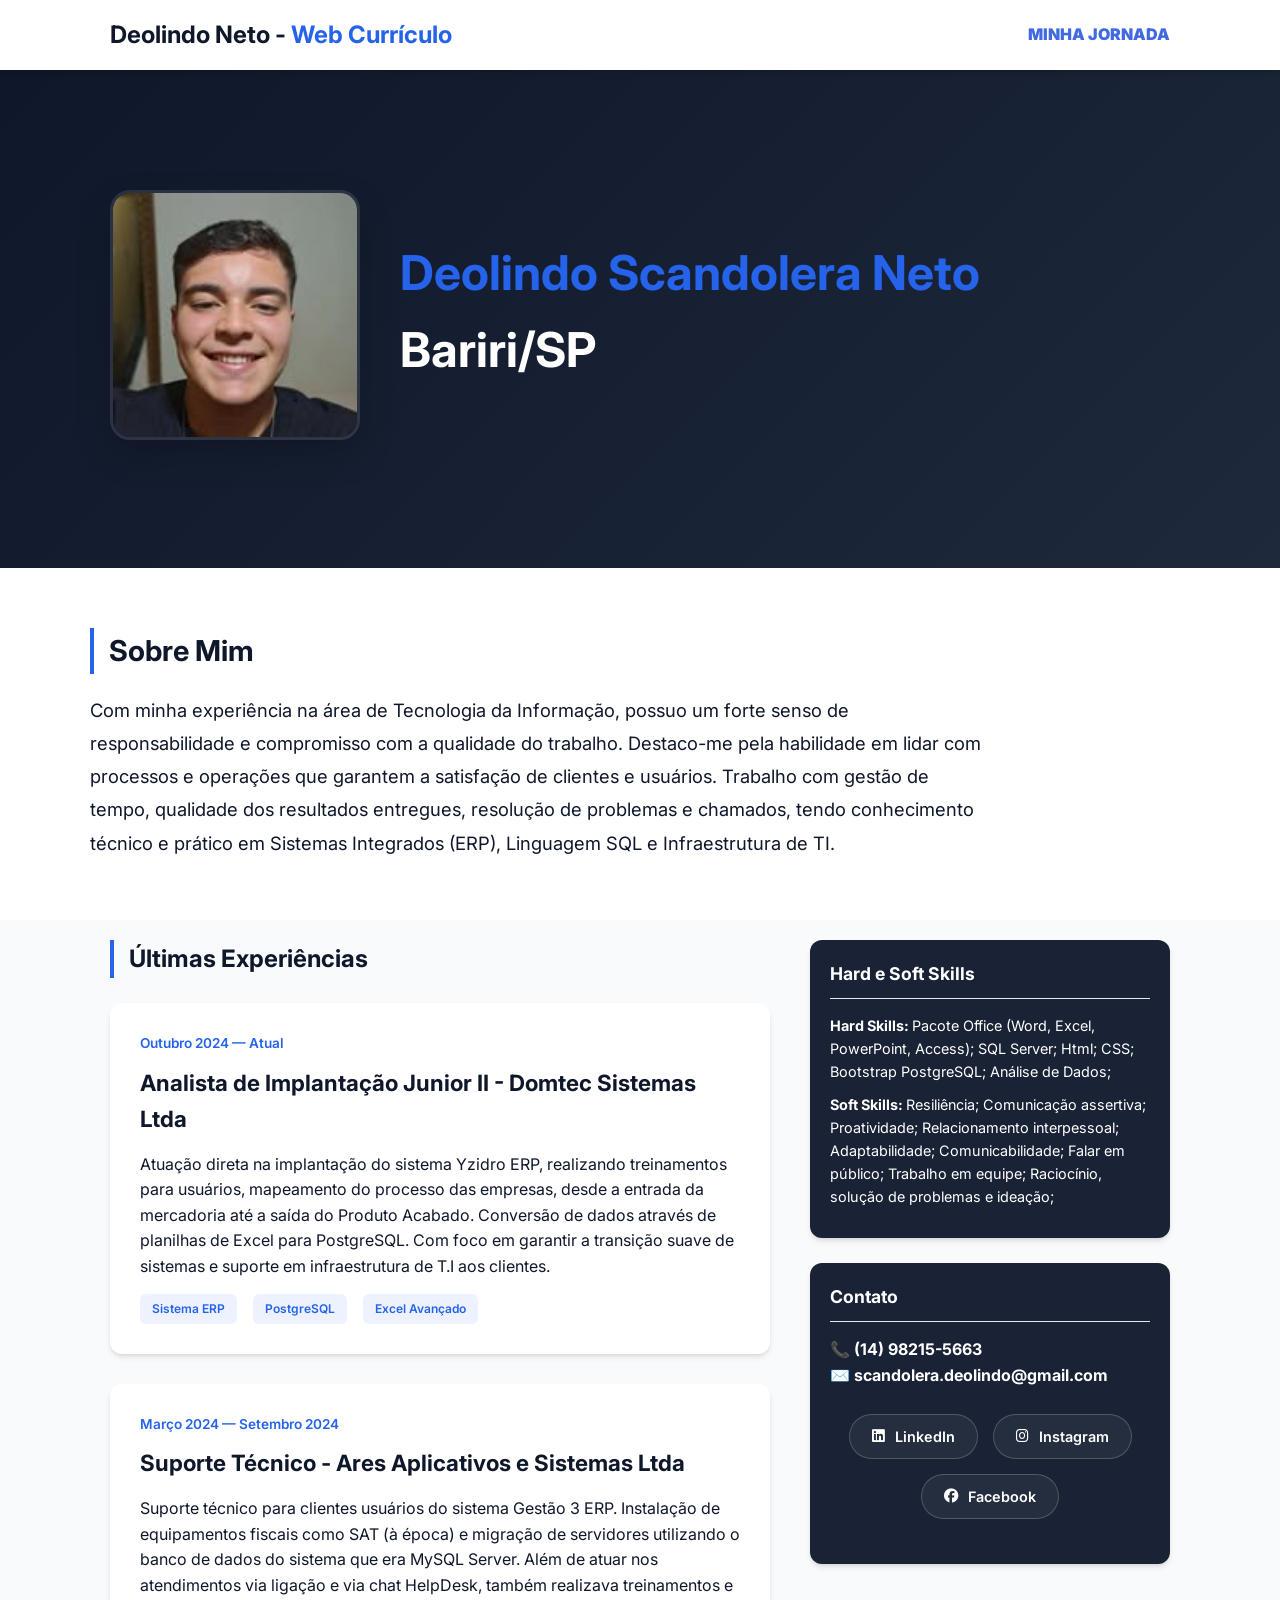
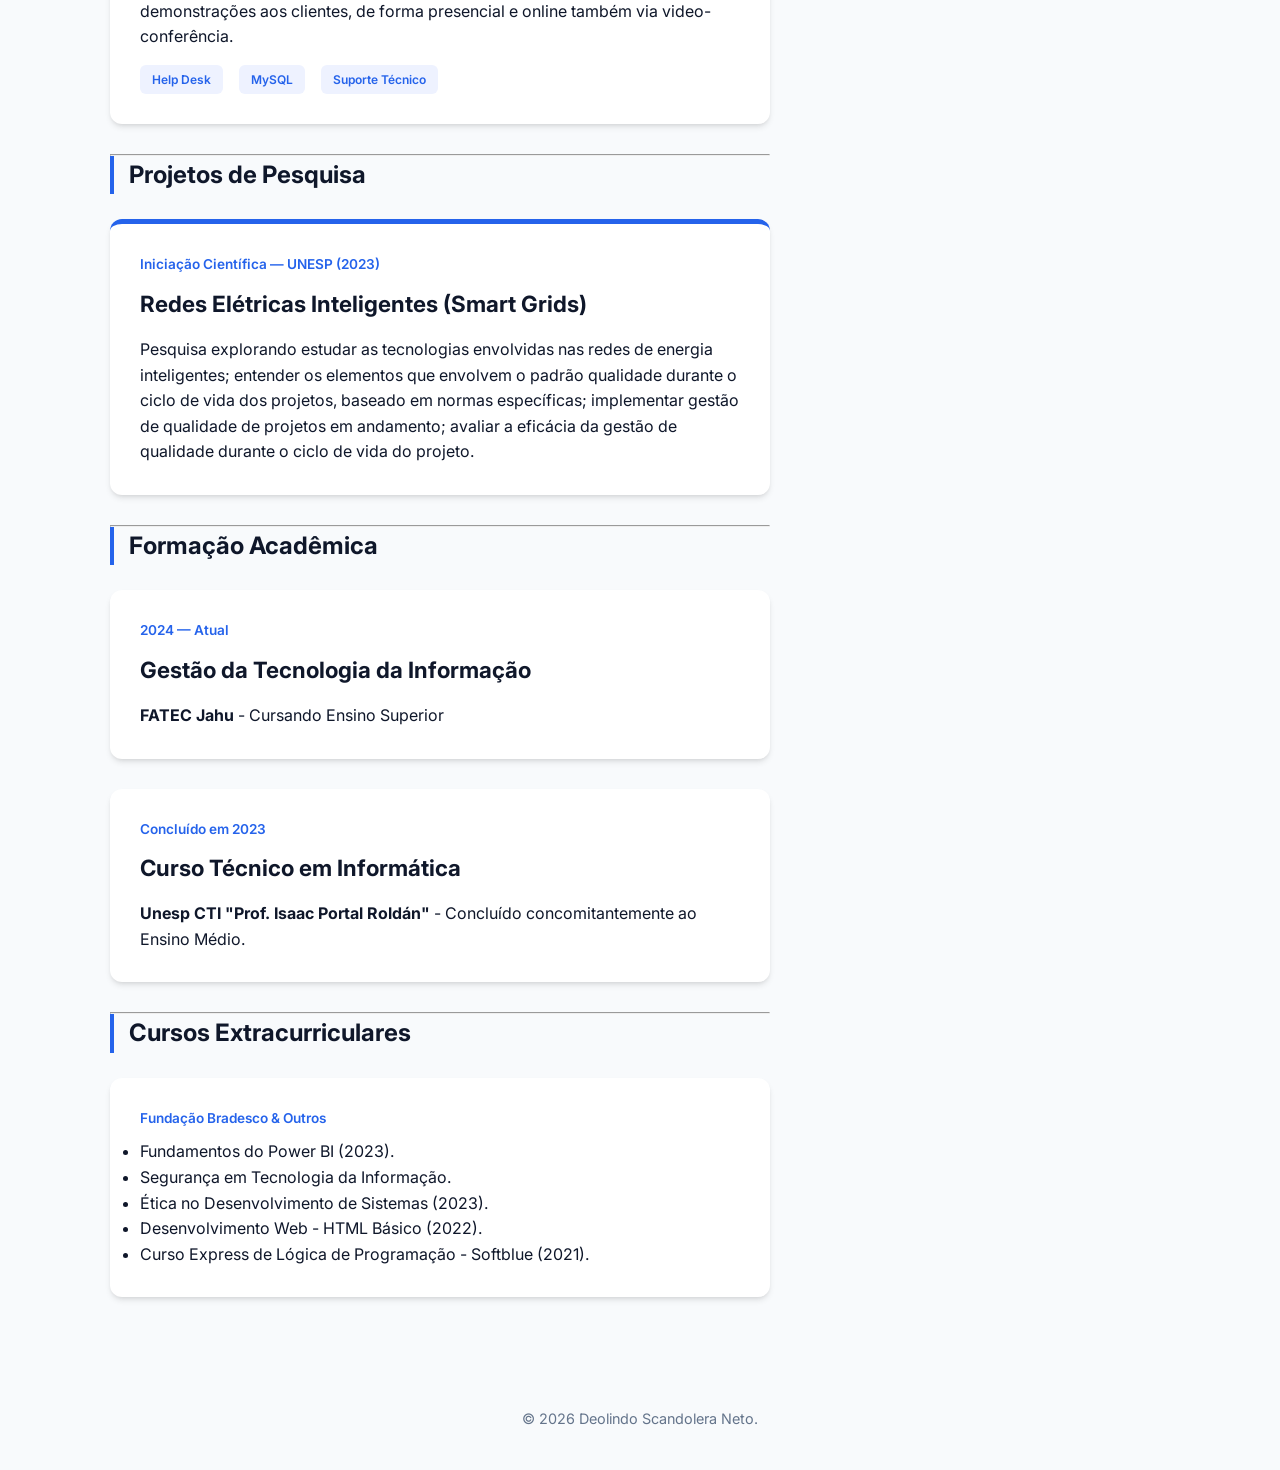
<file: index.html>
<!DOCTYPE html>

<html lang="pt-br">

<head>

    <meta charset="UTF-8">

    <meta name="viewport" content="width=device-width, initial-scale=1.0">

    <title>Deolindo Neto | Currículo</title>

    <link rel="stylesheet" href="css/style.css">

    <link href="https://fonts.googleapis.com/css2?family=Inter:wght@300;400;600;700&display=swap" rel="stylesheet">

    <link rel="stylesheet" href="https://cdnjs.cloudflare.com/ajax/libs/font-awesome/6.5.1/css/all.min.css">

</head>

<body>
    <nav class="navbar">
        <div class="nav-container">
            <a href="#" class="logo">Deolindo Neto -<span>  Web Currículo</span></a>
            <ul class="nav-links">
                <li><a href="deolindo.html">MINHA JORNADA</a></li>
            </ul>
        </div>
    </nav>
    <header class="hero">
    <div class="hero-content">
        <div class="hero-image-container">
            <img src="img/deolindo.jpg" alt="Deolindo Scandolera Neto" class="hero-photo">
        </div>

        <div class="hero-text">
            <h1><span>Deolindo Scandolera Neto</span> Bariri/SP</h1>
        </div>
    </div>
</header>

    <section class="about-highlight">
        <div class="about-container">
            <h2 class="section-title" id="sobre">Sobre Mim</h2>
            <p>Com minha experiência na área de Tecnologia da Informação, possuo um forte senso de responsabilidade
                e compromisso com a qualidade do trabalho. Destaco-me pela habilidade em lidar com processos e operações
                que garantem a satisfação de clientes e usuários. Trabalho com gestão de tempo,
                qualidade dos resultados entregues, resolução de problemas e chamados, tendo conhecimento técnico
                e prático em Sistemas Integrados (ERP), Linguagem SQL e Infraestrutura de TI.</p>
        </div>
    </section>

    <div class="main-layout">
        <main class="content-feed">
            <h2 class="section-title" id="experiencia">Últimas Experiências</h2>
            
            <article class="post-card">
                <div class="post-meta">Outubro 2024 — Atual</div>
                <h3>Analista de Implantação Junior II - Domtec Sistemas Ltda</h3>
                <p>Atuação direta na implantação do sistema Yzidro ERP, realizando treinamentos para usuários, 
                    mapeamento do processo das empresas, desde a entrada da mercadoria
                    até a saída do Produto Acabado. Conversão de dados através de planilhas de Excel para PostgreSQL. 
                    Com foco em garantir a transição suave de sistemas e suporte em infraestrutura de T.I aos clientes.</p>
                <div class="post-tags">
                    <span class="tag">Sistema ERP</span> <span class="tag">PostgreSQL</span> <span class="tag">Excel Avançado</span>
                </div>
            </article>

            <article class="post-card">
                <div class="post-meta">Março 2024 — Setembro 2024</div>
                <h3>Suporte Técnico - Ares Aplicativos e Sistemas Ltda</h3>
                <p>Suporte técnico para clientes usuários do sistema Gestão 3 ERP. Instalação de equipamentos fiscais como SAT (à época)
                    e migração de servidores utilizando o banco de dados do sistema que era MySQL Server.
                    Além de atuar nos atendimentos via ligação e via chat HelpDesk, também realizava treinamentos e demonstrações aos clientes, de forma
                    presencial e online também via video-conferência.</p>
                <div class="post-tags">
                    <span class="tag">Help Desk</span> <span class="tag">MySQL</span> <span class="tag">Suporte Técnico</span>
                </div>
            </article>

            <hr class="section-divider">

            <h2 class="section-title">Projetos de Pesquisa</h2>
            <article class="post-card highlight">
                <div class="post-meta">Iniciação Científica — UNESP (2023)</div>
                <h3>Redes Elétricas Inteligentes (Smart Grids)</h3>
                <p>Pesquisa explorando estudar as tecnologias envolvidas nas redes de energia inteligentes;
                entender os elementos que envolvem o padrão qualidade durante o ciclo de vida dos
                projetos, baseado em normas específicas; implementar gestão de qualidade de projetos em
                andamento; avaliar a eficácia da gestão de qualidade durante o ciclo de vida do projeto.</p>
            </article>

            <hr class="section-divider" id="formacao">

            <h2 class="section-title">Formação Acadêmica</h2>
            <article class="post-card">
                <div class="post-meta">2024 — Atual</div>
                <h3>Gestão da Tecnologia da Informação</h3>
                <p><strong>FATEC Jahu</strong> - Cursando Ensino Superior</p>
            </article>

            <article class="post-card">
                <div class="post-meta">Concluído em 2023</div>
                <h3>Curso Técnico em Informática</h3>
                <p><strong>Unesp CTI "Prof. Isaac Portal Roldán"</strong> - Concluído concomitantemente ao Ensino Médio.</p>
            </article>

            <hr class="section-divider" id="cursos">

            <h2 class="section-title">Cursos Extracurriculares</h2>
            <article class="post-card">
                <div class="post-meta">Fundação Bradesco & Outros</div>
                <ul class="courses-list">
                    <li>Fundamentos do Power BI (2023).</li>
                    <li>Segurança em Tecnologia da Informação.</li>
                    <li>Ética no Desenvolvimento de Sistemas (2023).</li>
                    <li>Desenvolvimento Web - HTML Básico (2022).</li>
                    <li>Curso Express de Lógica de Programação - Softblue (2021).</li>
                </ul>
            </article>
        </main>

        <aside class="sidebar">
            <section class="widget" id="habilidades">
                <h3>Hard e Soft Skills</h3>
                <ul class="skill-list">
                    <li><strong>Hard Skills: </strong> Pacote Office (Word, Excel, PowerPoint, Access); SQL Server; Html; CSS; Bootstrap
                        PostgreSQL; Análise de Dados;</li>
                    <li><strong>Soft Skills: </strong>Resiliência; Comunicação assertiva; Proatividade; 
                        Relacionamento interpessoal; Adaptabilidade; Comunicabilidade; Falar em público;
                         Trabalho em equipe; Raciocínio, solução de problemas e ideação;</li>
                </ul>
            </section>

            <section class="widget">
                <h3>Contato</h3>
                <strong>📞 (14) 98215-5663</strong>
                <br>
                <strong>✉️ scandolera.deolindo@gmail.com</strong>
                <br><br>
                <div class="hero-text">
            <div class="social-buttons">
                <a href="https://linkedin.com/in/deolindo-scandolera" target="_blank" class="social-btn linkedin">
                    <i class="fa-brands fa-linkedin"></i> LinkedIn
                </a>
                <a href="https://www.instagram.com/_deolindo_neto/?__d=1%2F" target="_blank" class="social-btn instagram">
                    <i class="fa-brands fa-instagram"></i> Instagram
                </a>
                <a href="https://pt-br.facebook.com/deolindonetosc" target="_blank" class="social-btn facebook">
                    <i class="fa-brands fa-facebook"></i> Facebook
                </a>
            </div>
            </section>
        </aside>
    </div>

    <footer class="footer">
        <p>&copy; 2026 Deolindo Scandolera Neto.</p>
    </footer>

</body>
</html>
</file>
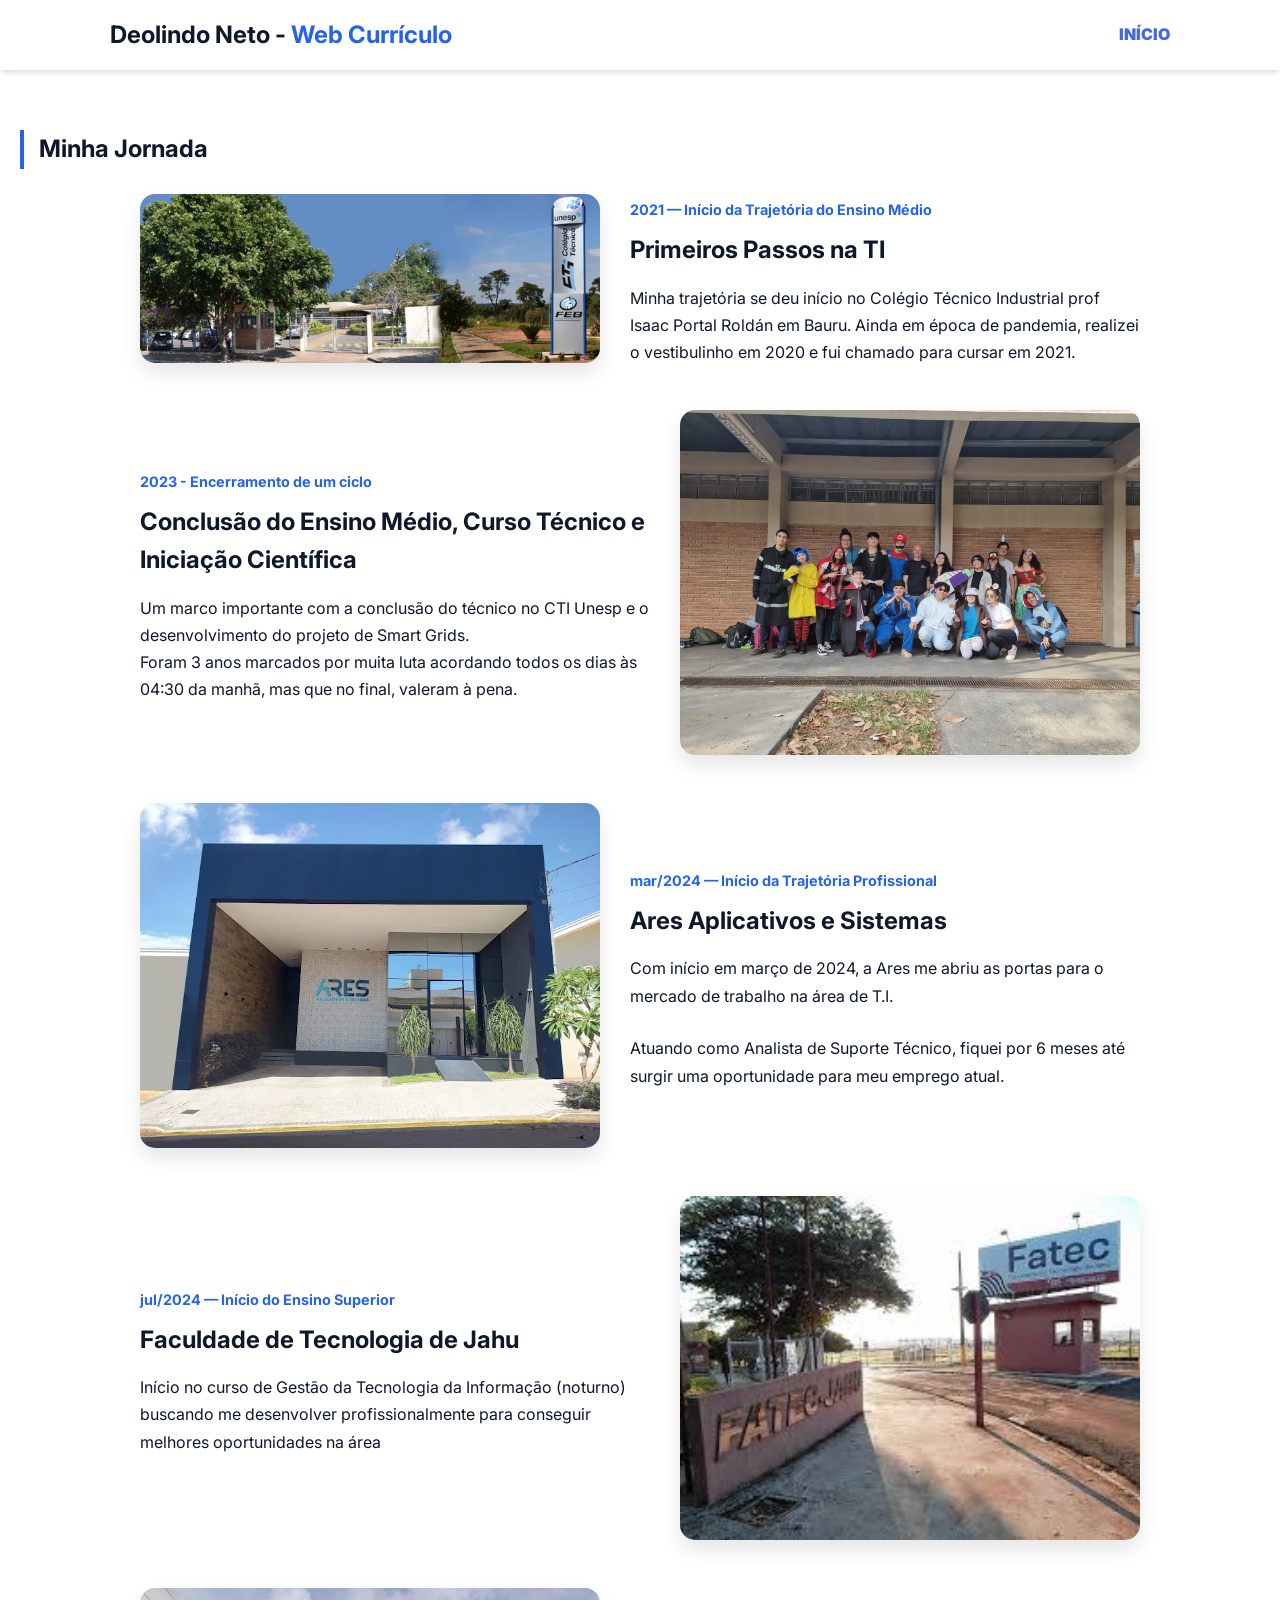
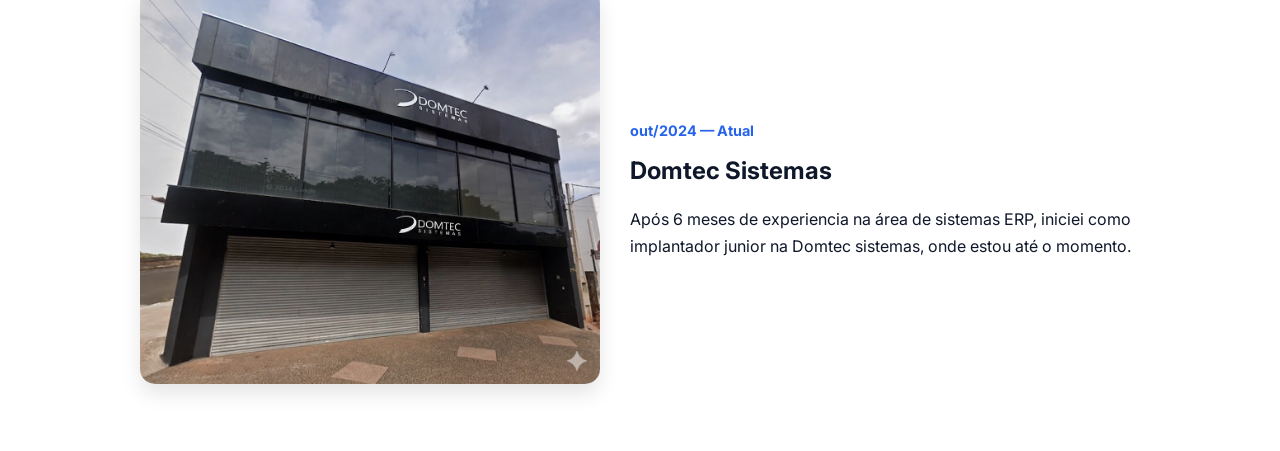
<file: deolindo.html>
<!DOCTYPE html>
<html lang="pt-br">
<head>
    <meta charset="UTF-8">
    <meta name="viewport" content="width=device-width, initial-scale=1.0">
    <title>Deolindo Neto | Currículo</title>
    <link rel="stylesheet" href="css/style.css">
    <link href="https://fonts.googleapis.com/css2?family=Inter:wght@300;400;600;700&display=swap" rel="stylesheet">
    <link rel="stylesheet" href="https://cdnjs.cloudflare.com/ajax/libs/font-awesome/6.5.1/css/all.min.css">
</head>
<body>

   <nav class="navbar">
        <div class="nav-container">
            <a href="#" class="logo">Deolindo Neto -<span>  Web Currículo</span></a>
            <ul class="nav-links">
                <li><a href="index.html">INÍCIO</a></li>
            </ul>
        </div>
    </nav>
    <section class="timeline-section">
    <div class="container">
        <h2 class="section-title">Minha Jornada</h2>
        
        <div class="timeline">
            <div class="timeline-item">
                <div class="timeline-img">
                    <img src="img/cti.jpg" alt="Início da carreira">
                </div>
                <div class="timeline-content">
                    <span class="date">2021 — Início da Trajetória do Ensino Médio</span>
                    <h3>Primeiros Passos na TI</h3>
                    <p>Minha trajetória se deu início no Colégio Técnico Industrial prof Isaac Portal Roldán em Bauru.
                        Ainda em época de pandemia, realizei o vestibulinho em 2020 e fui chamado para cursar em 2021.
                    </p>
                </div>
            </div>

            <div class="timeline-item">
                <div class="timeline-img">
                    <img src="img/cti_Turma.jpg" alt="Técnico e Pesquisa">
                </div>
                <div class="timeline-content">
                    <span class="date">2023 - Encerramento de um ciclo</span>
                    <h3>Conclusão do Ensino Médio, Curso Técnico e Iniciação Científica</h3>
                    <p>Um marco importante com a conclusão do técnico no CTI Unesp e o desenvolvimento do projeto de Smart Grids. <br> 
                        Foram 3 anos marcados por muita luta acordando todos os dias às 04:30 da manhã, mas que no final, valeram à pena.
                    </p>
                </div>
            </div>

            <div class="timeline-item">
                <div class="timeline-img">
                    <img src="img/ares.jpg" alt="Atualidade">
                </div>
                <div class="timeline-content">
                    <span class="date">mar/2024 — Início da Trajetória Profissional</span>
                    <h3>Ares Aplicativos e Sistemas</h3>
                    <p>Com início em março de 2024, a Ares me abriu as portas para o mercado de trabalho na área de T.I.</p>
                    <br>
                    <p>Atuando como Analista de Suporte Técnico, fiquei por 6 meses até surgir uma oportunidade para meu emprego atual.</p>
                </div>
            </div>

            <div class="timeline-item">
                <div class="timeline-img">
                    <img src="img/fatec.jfif" alt="Atualidade">
                </div>
                <div class="timeline-content">
                    <span class="date">jul/2024 — Início do Ensino Superior</span>
                    <h3>Faculdade de Tecnologia de Jahu</h3>
                    <p>Início no curso de Gestão da Tecnologia da Informação (noturno) buscando me desenvolver profissionalmente para conseguir
                        melhores oportunidades na área
                    </p>
                </div>
            </div>
            <div class="timeline-item">
                <div class="timeline-img">
                    <img src="img/domtec (2).png" alt="Atualidade">
                </div>
                <div class="timeline-content">
                    <span class="date">out/2024 — Atual</span>
                    <h3>Domtec Sistemas</h3>
                    <p>Após 6 meses de experiencia na área de sistemas ERP, iniciei como implantador junior na Domtec sistemas, onde estou
                        até o momento.
                    </p>
                </div>
            </div>
        </div>
    </div>
</section>
</body>
</file>
<file: css/style.css>
.hero-content {
    display: flex;
    align-items: center;
    justify-content: center;
    flex-wrap: wrap; /* Garante que no celular a foto fique em cima do texto */
    gap: 40px;
    max-width: 1100px;
    margin: 0 auto;
    padding: 40px 20px;
}

/* Estilo do container da imagem */
.hero-image-container {
    flex: 0 1 250px; /* Não cresce, mas encolhe até 300px */
}

.hero-photo {
    width: 100%;
    max-width: 300px; /* Tamanho da foto conforme o desenho */
    height: auto;
    border-radius: 20px; /* Bordas arredondadas para um visual moderno */
    box-shadow: 0 15px 35px rgba(0,0,0,0.2);
    border: 3px solid rgba(255, 255, 255, 0.1);
}

/* Ajuste do texto para ocupar o restante do espaço */
.hero-text {
    flex: 1 1 500px;
    text-align: left; /* Alinha o texto à esquerda, combinando com a foto ao lado */
}

/* Garante centralização em telas pequenas */
@media (max-width: 768px) {
    .hero-content {
        text-align: center;
    }
    .hero-text {
        text-align: center;
    }
    .social-buttons {
        justify-content: center;
    }
}

.about-highlight {
    background-color: var(--white);
    padding: 60px 20px;
    border-bottom: 1px solid var(--border-light);
    margin-bottom: 20px;
}

.about-container {
    max-width: 1100px;
    margin: 0 auto;
}

.about-highlight h2 {
    margin-bottom: 20px;
    font-size: 1.8rem;
}

.about-highlight p {
    font-size: 1.15rem;
    color: var(--text-main);
    line-height: 1.8;
    max-width: 900px;
}

.sidebar {
    flex: 1 1 300px;
    min-width: 300px;
}

.social-buttons {
    display: flex;
    flex-wrap: wrap;
    justify-content: center;
    gap: 15px;
    margin-bottom: 25px;
    width: 100%; 
}

.social-btn {
    text-decoration: none;
    color: var(--white);
    padding: 10px 22px;
    border-radius: 50px;
    font-size: 0.9rem;
    font-weight: 600;
    transition: all 0.3s ease;
    border: 1px solid rgba(255, 255, 255, 0.2);
    background: rgba(255, 255, 255, 0.05);
    
    display: inline-flex;
    align-items: center;
    justify-content: center;
    gap: 10px;         
}

.social-btn:hover {
    transform: translateY(-3px);
    background: var(--primary);
    border-color: var(--primary);
}

:root {
    --primary: #2563eb;
    --dark: #0f172a;
    --light: #f8fafc;
    --gray: #64748b;
    --white: #ffffff;
    --shadow: 0 4px 6px -1px rgba(0,0,0,0.1), 0 2px 4px -2px rgba(0,0,0,0.1);
}

* {
    margin: 0;
    padding: 0;
    box-sizing: border-box;
}

body {
    font-family: 'Inter', sans-serif;
    background-color: var(--light);
    color: var(--dark);
    line-height: 1.6;
}

/* nvbar */
.navbar {
    background: var(--white);
    padding: 1rem 0;
    box-shadow: var(--shadow);
    position: sticky;
    top: 0;
    z-index: 100;
}

.nav-container {
    max-width: 1100px;
    margin: 0 auto;
    display: flex;
    justify-content: space-between;
    align-items: center;
    padding: 0 20px;
}

.logo {
    font-size: 1.5rem;
    font-weight: 700;
    color: var(--dark);
    text-decoration: none;
}

.logo span { color: var(--primary); }

.nav-links {
    list-style: none;
    display: flex;
    gap: 20px;
}

.nav-links a {
    text-decoration: none;
    color: royalblue;
    font-weight: 1000;
    transition: 0.3s;
}

.nav-links a:hover { color: var(--primary); }

.hero {
    background: linear-gradient(135deg, var(--dark) 0%, #1e293b 100%);
    color: var(--white);
    padding: 80px 20px;
    text-align: center;
}

.hero h1 { font-size: 3rem; margin-bottom: 15px; }
.hero h1 span { color: var(--primary); }
.hero p { font-size: 1.2rem; opacity: 0.9; max-width: 600px; margin: 0 auto; }

.hero-tags { margin-top: 20px; display: flex; justify-content: center; gap: 15px; font-size: 0.9rem; }

/* grid */
.main-layout {
    max-width: 1100px;
    margin: 0 auto 40px auto;
    padding: 0 20px;
    display: flex;
    flex-wrap: wrap;
    gap: 40px;
}

.content-feed {
    flex: 1 1 600px;
    min-width: 300px;
}

.section-title {
    font-size: 1.5rem;
    margin-bottom: 25px;
    border-left: 4px solid var(--primary);
    padding-left: 15px;
}

/* Post Cards */
.post-card {
    background: var(--white);
    padding: 30px;
    border-radius: 12px;
    box-shadow: var(--shadow);
    margin-bottom: 30px;
    transition: transform 0.2s;
}

.post-card:hover { transform: translateY(-5px); }

.post-meta { font-size: 0.85rem; color: var(--primary); font-weight: 600; margin-bottom: 10px; }

.post-card h3 { margin-bottom: 15px; font-size: 1.4rem; }

.post-tags { 
    display: flex;
    flex-wrap: wrap;
    gap: 8px;
    margin-top: 15px;}
.tag {
    background: #eef2ff;
    color: var(--primary);
    padding: 5px 12px;
    border-radius: 6px;
    font-size: 0.75rem;
    font-weight: 600;
    margin-right: 8px;
}

.highlight { border-top: 5px solid var(--primary); }

.widget {
    background: #192335;
    padding: 20px;
    border-radius: 12px;
    box-shadow: var(--shadow);
    margin-bottom: 25px;
    color: white;
}

.widget h3 { font-size: 1.1rem; margin-bottom: 15px; border-bottom: 1px solid #e2e8f0; padding-bottom: 10px; }

.skill-list { list-style: none; font-size: 0.9rem; }
.skill-list li { margin-bottom: 10px; }

/* Footer */
.footer {
    text-align: center;
    padding: 40px;
    color: var(--gray);
    font-size: 0.9rem;
}

/* Responsividade */
@media (max-width: 850px) {
    .main-layout { grid-template-columns: 1fr; }
    .hero h1 { font-size: 2.2rem; }
}

/* Container da Linha do Tempo */
.timeline-section {
    padding: 60px 20px;
    background-color: var(--white);
}

.timeline {
    position: relative;
    max-width: 1000px;
    margin: 0 auto;
    display: flex;
    flex-direction: column;
    gap: 40px;
}

/* Item da Linha do Tempo */
.timeline-item {
    display: flex;
    flex-wrap: wrap; /* Garante responsividade automática */
    align-items: center;
    gap: 30px;
}

/* Inverte a ordem em itens pares para um visual dinâmico */
.timeline-item:nth-child(even) {
    flex-direction: row-reverse;
}

/* Espaço para a Foto */
.timeline-img {
    flex: 1 1 350px; /* Base de 350px, cresce e encolhe */
}

.timeline-img img {
    width: 100%;
    border-radius: 15px;
    box-shadow: 0 10px 20px rgba(0,0,0,0.1);
    filter: grayscale(20%); /* Estilo profissional */
    transition: 0.3s;
}

.timeline-img img:hover {
    filter: grayscale(0%);
    transform: scale(1.02);
}

/* Espaço para o Texto */
.timeline-content {
    flex: 1 1 400px;
}

.timeline-content .date {
    display: block;
    color: var(--primary);
    font-weight: 700;
    font-size: 0.9rem;
    margin-bottom: 10px;
}

.timeline-content h3 {
    font-size: 1.5rem;
    margin-bottom: 15px;
    color: var(--text-dark);
}

.timeline-content p {
    line-height: 1.7;
    color: var(--text-main);
}
</file>
